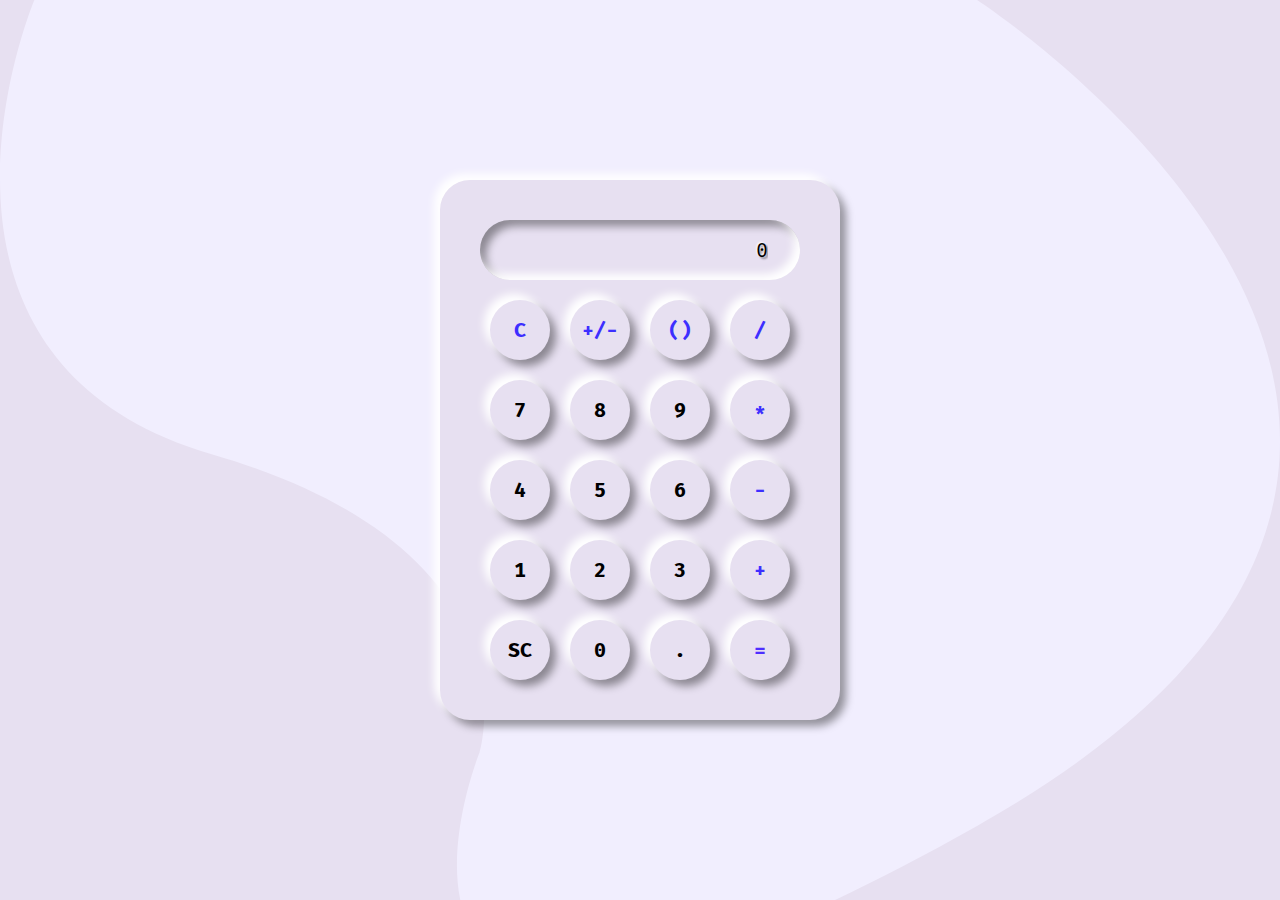
<file: target/demo-1.0-SNAPSHOT/index.html>
<!DOCTYPE html>
<html lang="en">
<head>
    <meta charset="UTF-8">
    <meta name="viewport" content="width=device-width, initial-scale=1.0">
    <title>Calculatorr</title>
    <link rel="stylesheet" href="./Styles/style.css">
</head>

<body>

<main >
    <input type="text" value=0  >
    <div class='keys'>

        <div class="rows">


            <button class='op__key more-buttons-hidden' op='sin'>Sin</button>
            <button class='op__key more-buttons-hidden' op='cos'>Cos</button>
            <button class='op__key more-buttons-hidden' op='tan'>Tan</button>
            <button class='op__key more-buttons-hidden' op='cot'>Cot</button>


            <button class='op__key' op='clear'>C</button>
            <button class='op__key' op='negate'>+/-</button>
            <button class='op__key' op='parenthesis'>()</button>
            <button class='op__key four_main_op' op='divide'>/</button>
        </div>
        <div class="rows">



            <button class='op__key more-buttons-hidden' op='ln'>ln</button>
            <button class='op__key more-buttons-hidden' op='log'>log</button>
            <button class='op__key more-buttons-hidden' op='ePx'>e^x</button>
            <button class='op__key more-buttons-hidden' op='xP2'>x^2</button>



            <button class='num__key'>7</button>
            <button class='num__key'>8</button>
            <button class='num__key'>9</button>
            <button class='op__key four_main_op' op='multiply'>*</button>
        </div>
        <div class="rows">



            <button class='op__key more-buttons-hidden' op='xPy'>x^y</button>
            <button class='op__key more-buttons-hidden' op='GHx'>|x|</button>
            <button class='op__key more-buttons-hidden' op='Fx'>x!</button>
            <button class='op__key more-buttons-hidden' op='TwoPx'>2^x</button>


            <button class='num__key'>4</button>
            <button class='num__key'>5</button>
            <button class='num__key'>6</button>
            <button class='op__key four_main_op' op='subtract'>-</button>
        </div>
        <div class="rows">


            <button class='op__key more-buttons-hidden' op='e'>e</button>
            <button class='op__key more-buttons-hidden' op='p'>p</button>
            <button class='op__key more-buttons-hidden' op='Sqrt'>Sqrt</button>
            <button class='op__key more-buttons-hidden' op='oneDIVx'>1/x</button>


            <button class='num__key'>1</button>
            <button class='num__key'>2</button>
            <button class='num__key'>3</button>
            <button class='op__key four_main_op' op='add'>+</button>
        </div>
        <div class="rows">

            <button class='op__key more-buttons-hidden' op=''></button>
            <button class='op__key more-buttons-hidden' op=''></button>
            <button class='op__key more-buttons-hidden' op=''></button>
            <button class='op__key more-buttons-hidden' op=''></button>


            <button class='' id="sc-state">SC</button>
            <button class='num__key'>0</button>
            <button class='dot__key' >.</button>
            <button class='eq__key'>=</button>
        </div>
    </div>
</main>



<script src="./Scripts/function.js"></script>
<script src="./Scripts/app.js"></script>
</body>

</html>
</file>
<file: target/demo-1.0-SNAPSHOT/Styles/style.css>
@import url("https://fonts.googleapis.com/css?family=Fira+Mono&display=swap");
* {
  margin: 0;
  padding: 0;
  -webkit-box-sizing: border-box;
          box-sizing: border-box;
  background: #e7e0f1;
  font-family: "Fira Mono", monospace, sans-serif;
  font-size: 20px;
}

body {
  
  background-image: url(./../Images/Path.svg) ;
  background-size: cover;
  height: 100vh;
  width: 100vw;
  display: -webkit-box;
  display: -ms-flexbox;
  display: flex;
  -webkit-box-align: center;
      -ms-flex-align: center;
          align-items: center;
  -webkit-box-pack: center;
      -ms-flex-pack: center;
          justify-content: center;
}

@-webkit-keyframes scientific-state {
  0% {
    width: 400px;
  }
  100% {
    width: 740px;
  }
}

@-webkit-keyframes change-input-width {
  0% {
    width: 320px;
  }
  100% {
    width: 650px;
  }
}

.change-input-width{
  -webkit-animation-name: change-input-width;
  -webkit-animation-duration:0.1s;
  -webkit-animation-iteration-count: 1;
  -webkit-animation-timing-function: ease;
  -webkit-animation-fill-mode: forwards;
}



.scientific-state{
  -webkit-animation-name: scientific-state;
  -webkit-animation-duration:0.1s;
  -webkit-animation-iteration-count: 1;
  -webkit-animation-timing-function: ease;
  -webkit-animation-fill-mode: forwards;
}

main {
  
  -webkit-box-shadow: -6px -6px 9px #fff, 6px 6px 9px rgba(0, 0, 0, 0.4);
          box-shadow: -6px -6px 9px #fff, 6px 6px 9px rgba(0, 0, 0, 0.4);
  padding: 2rem;
  border-radius: 30px;
}

main input, main button {
  outline: none;
}

main input::-webkit-outer-spin-button,
main input::-webkit-inner-spin-button {
  -webkit-appearance: none;
}

main input[type=number] {
  -moz-appearance: textfield;
}

main input {
  -webkit-box-shadow: inset -6px -6px 9px #fff, inset 6px 6px 9px rgba(0, 0, 0, 0.4);
          box-shadow: inset -6px -6px 9px #fff, inset 6px 6px 9px rgba(0, 0, 0, 0.4);
  width: 320px;
  height: 60px;
  padding: 16px 32px;
  text-align: right;
  border: none;
  border-radius: 30px;
  text-shadow: -1px -1px 2px #fff, 2px 2px 2px rgba(0, 0, 0, 0.4);
}


.rows{
  display: flex;
  justify-content: center;

}
.rows button{
  margin-top: 20px;
  margin-left: 10px;
  margin-right: 10px;
}





main button {
  -webkit-box-shadow: -6px -6px 9px #fff, 6px 6px 9px rgba(0, 0, 0, 0.4);
          box-shadow: -6px -6px 9px #fff, 6px 6px 9px rgba(0, 0, 0, 0.4);
  width: 60px;
  height: 60px;
  border: none;
  border-radius: 30px;
  cursor: pointer;
  /*background: e9e9e9;*/
  font-weight: bold;
}

main button:hover, main button:active {
  background: #ccc;
}

main button:active {
  -webkit-box-shadow: inset -6px -6px 9px #fff, inset 6px 6px 9px rgba(0, 0, 0, 0.4);
          box-shadow: inset -6px -6px 9px #fff, inset 6px 6px 9px rgba(0, 0, 0, 0.4);
}

main .op__key {
  color: #3d2fff;
  font-weight: bold;
}

main .eq__key {
  color: #4e2fff;
  font-weight: bold;
}

.more-buttons-hidden{
  display: none;
}
.more-buttons-shown{
  display: block;
  color: #4e2fff;
  font-weight: bold;
}

#sc-state:hover span{
  background-color: #ccc;
}

#sc-state span {
  cursor: pointer;
  display: inline-block;
  position: relative;
  transition: 0.5s;
  /* background-color: #ccc; */
}

#sc-state span::after {
  content: '\00AB';
  position: absolute;
  opacity: 0;
  /*top: 18;*/
  left: +10px;
  transition: 0.5s;
}

#sc-state{
  transition: all 0.5s;
}
#sc-state span{
  padding: 10px 10px;
  border-radius: 50%;
}

#sc-state:hover span {
  padding-left: 20px;
}
#sc-state:hover span::after {
  opacity: 1;
  left: 0;
}
</file>
